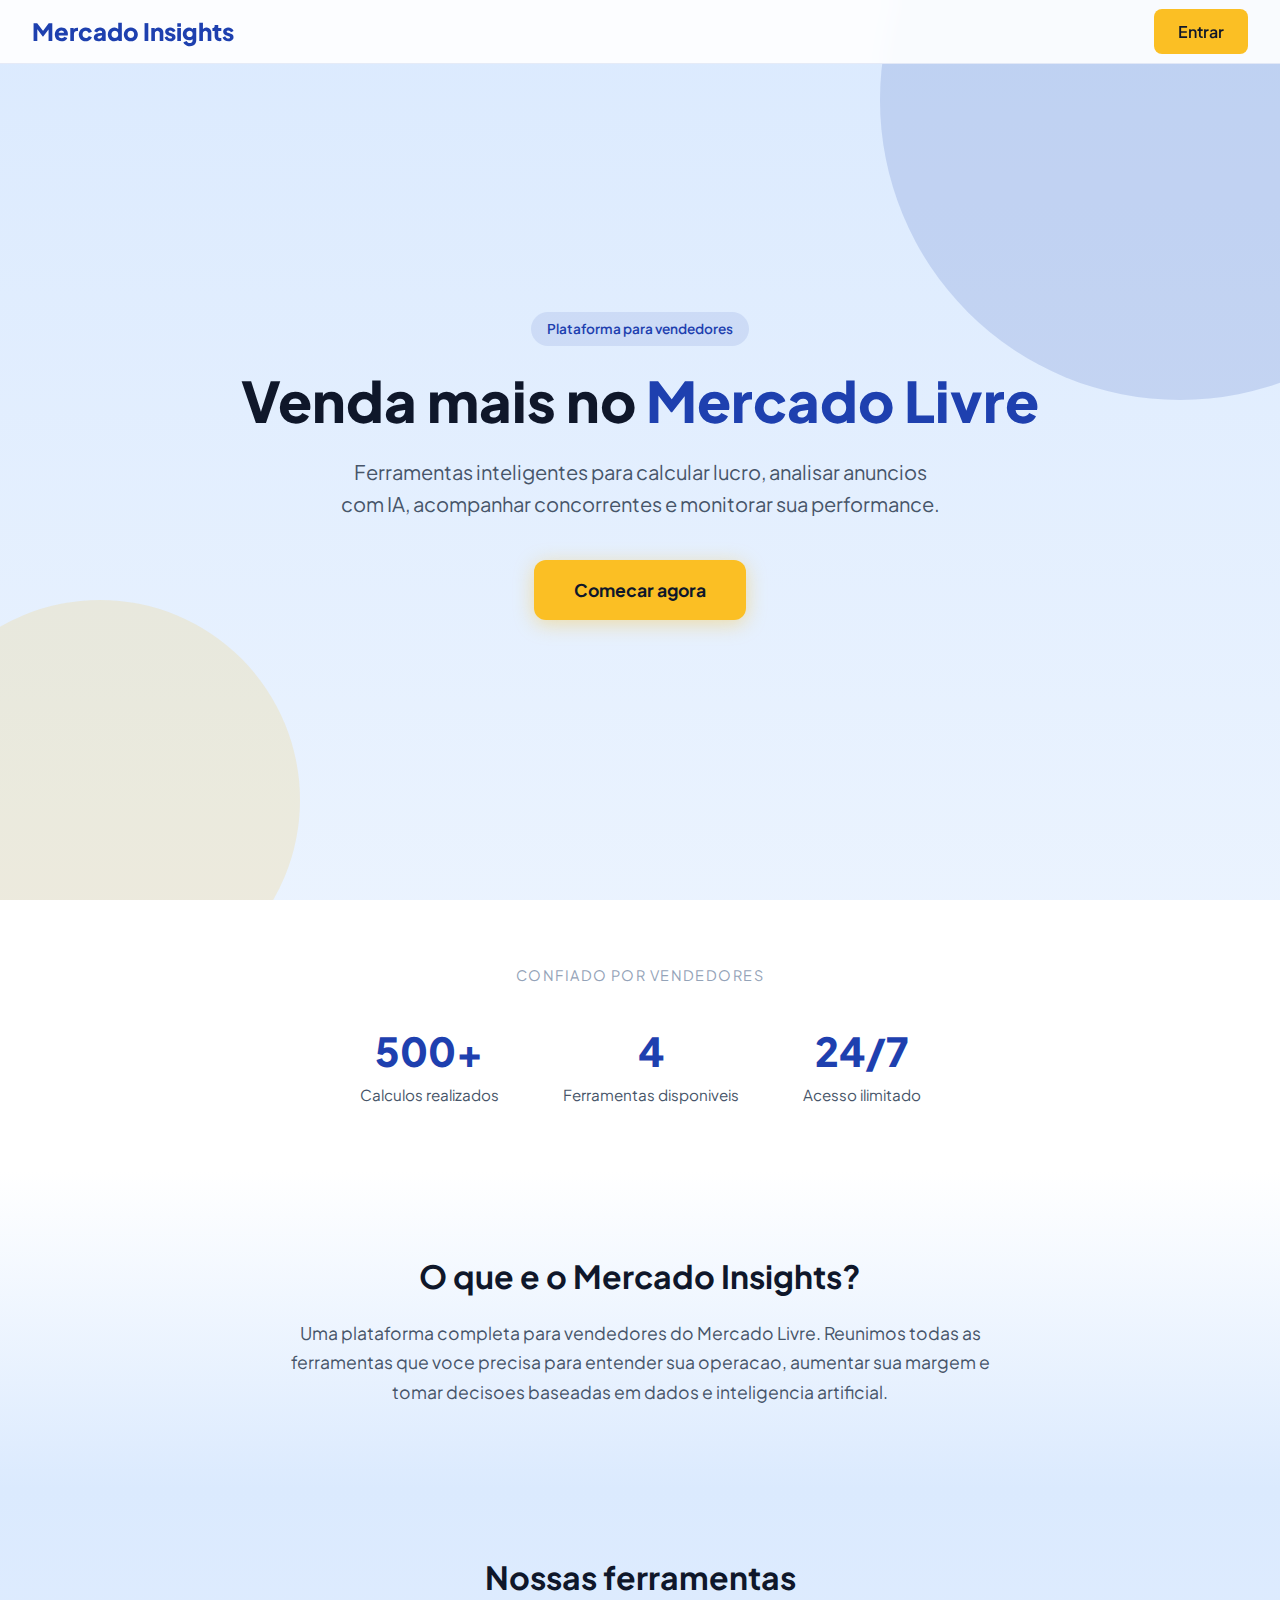
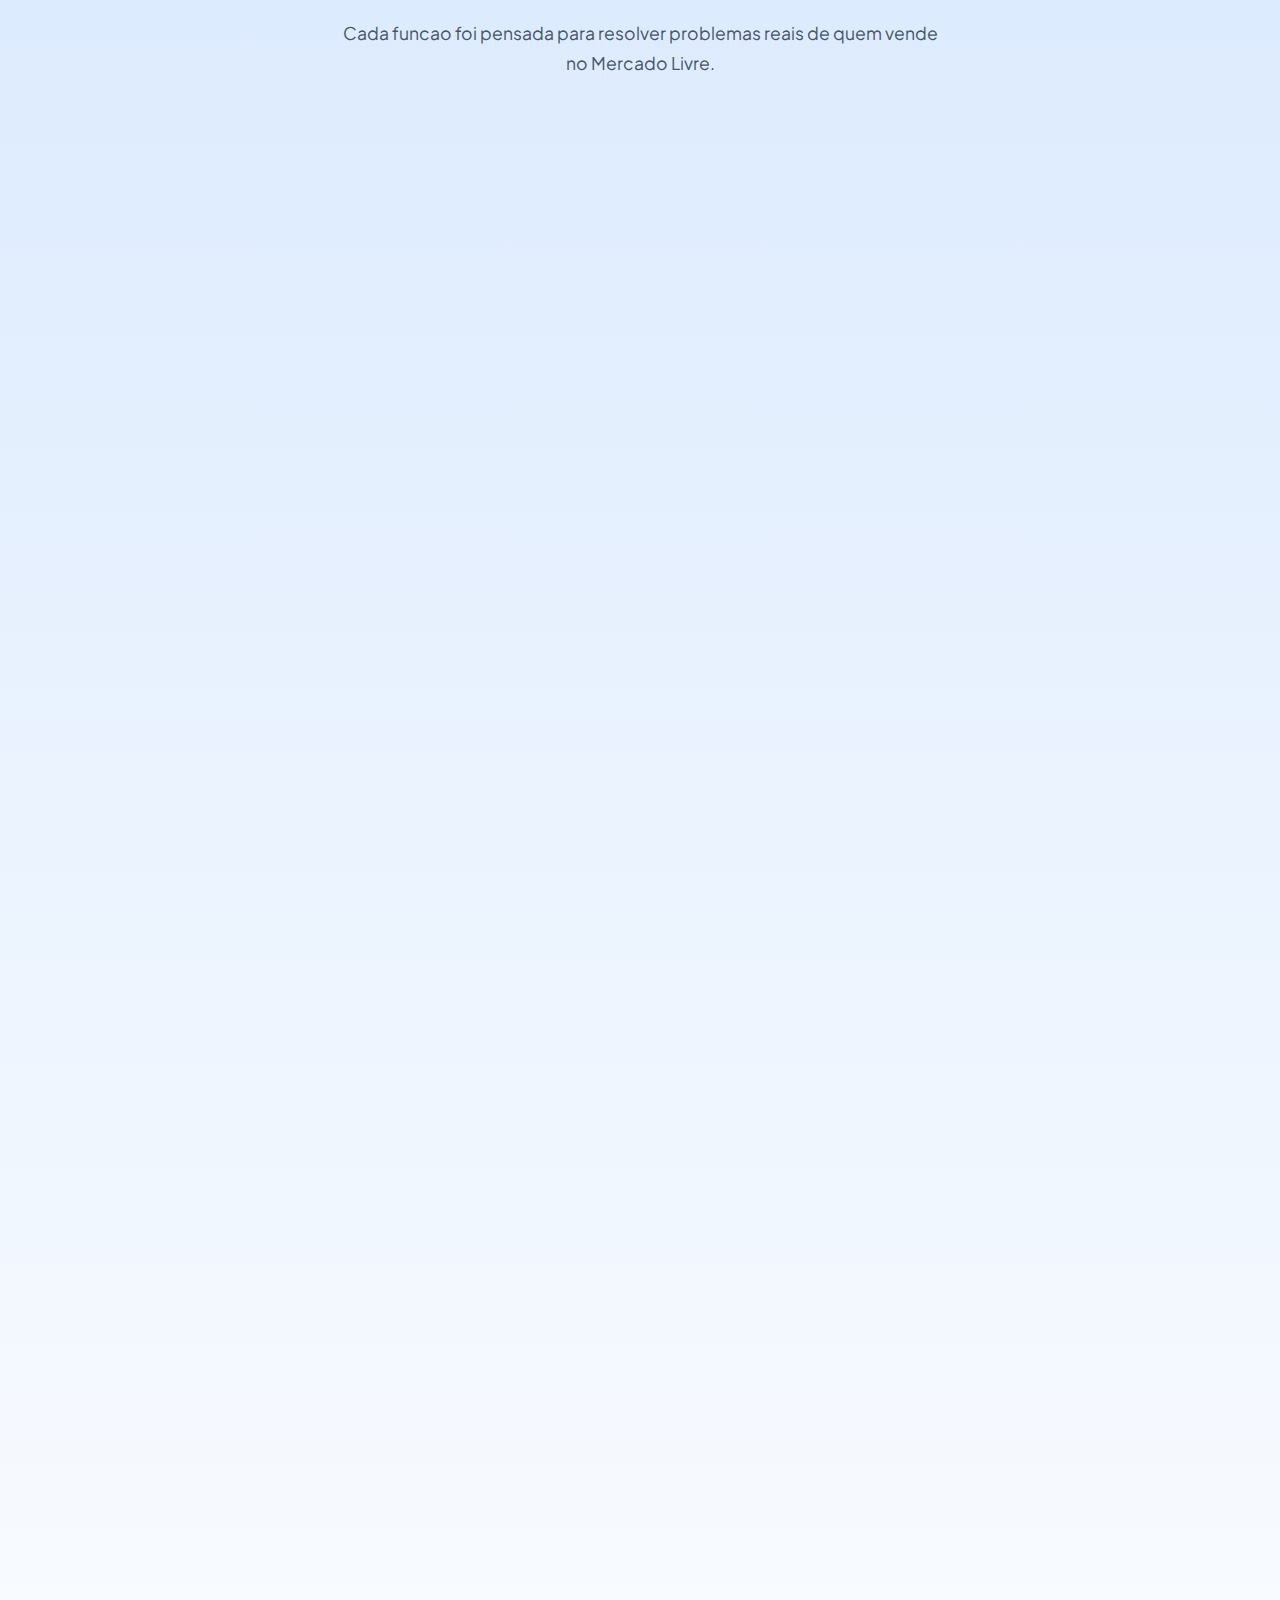
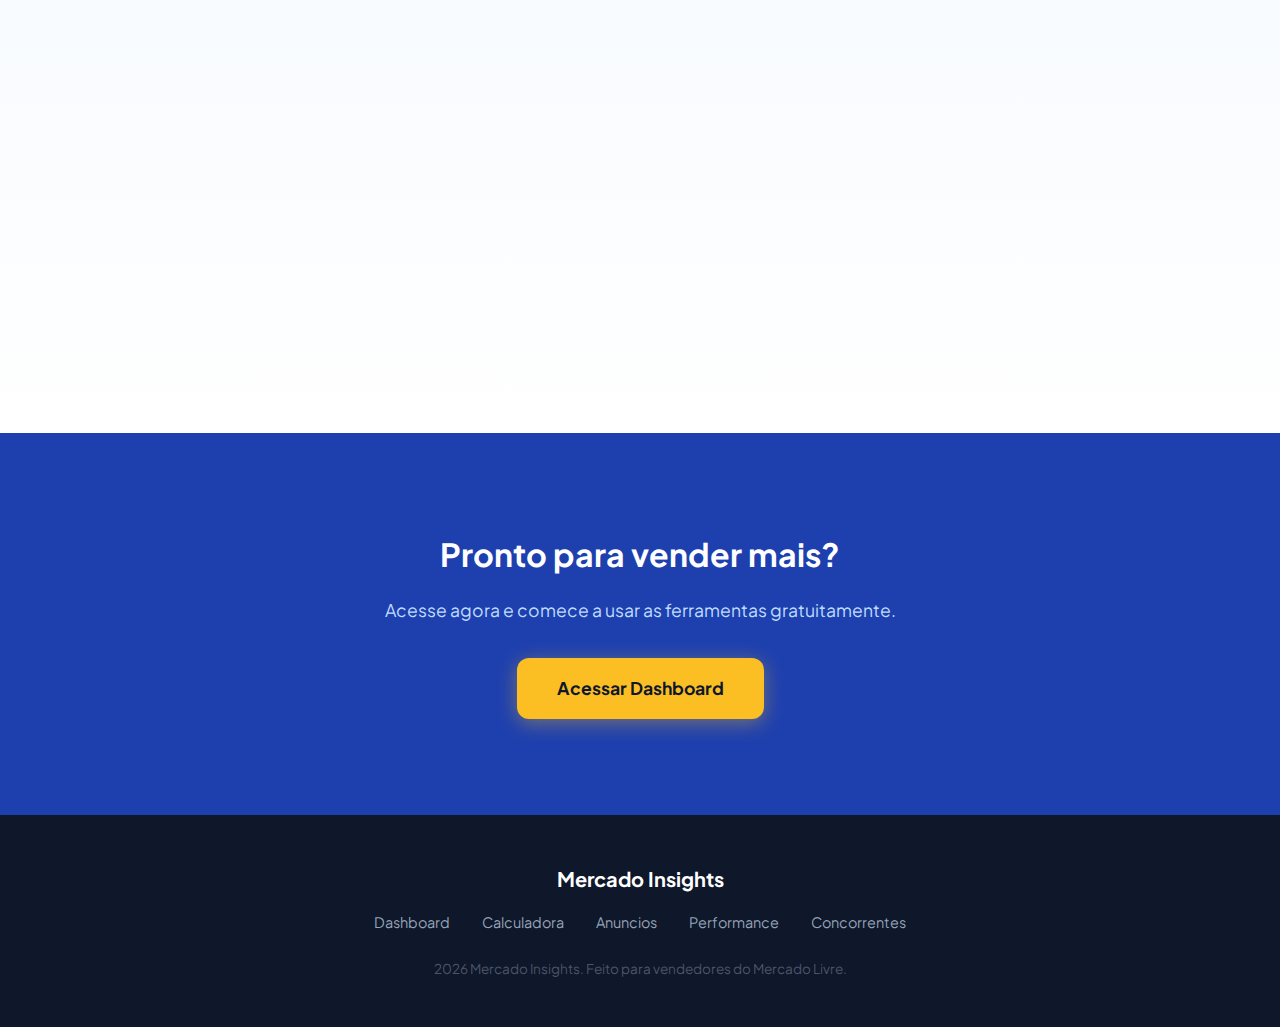
<file: frontend/index.html>
<!DOCTYPE html>
<html lang="pt-BR">
<head>
  <meta charset="UTF-8">
  <meta name="viewport" content="width=device-width, initial-scale=1.0">
  <link rel="icon" type="image/png" href="favicon.png">
  <title>Mercado Insights — Ferramentas para seu E-commerce</title>
  <link rel="preconnect" href="https://fonts.googleapis.com">
  <link rel="preconnect" href="https://fonts.gstatic.com" crossorigin>
  <link href="https://fonts.googleapis.com/css2?family=Plus+Jakarta+Sans:wght@400;500;600;700;800&display=swap" rel="stylesheet">
  <style>
    * { margin: 0; padding: 0; box-sizing: border-box; }

    :root {
      --blue-primary: #1e40af;
      --blue-dark: #1e3a8a;
      --blue-light: #dbeafe;
      --blue-sky: #bfdbfe;
      --yellow: #fbbf24;
      --yellow-hover: #f59e0b;
      --black: #0f172a;
      --gray: #475569;
      --gray-light: #94a3b8;
      --white: #ffffff;
    }

    html { scroll-behavior: smooth; }

    body {
      font-family: 'Plus Jakarta Sans', sans-serif;
      background: linear-gradient(180deg, var(--blue-light) 0%, var(--white) 50%);
      color: var(--black);
      line-height: 1.6;
      overflow-x: hidden;
    }

    /* ===================== NAVBAR ===================== */
    .navbar {
      position: fixed;
      top: 0;
      left: 0;
      right: 0;
      height: 64px;
      background: rgba(255,255,255,0.9);
      backdrop-filter: blur(10px);
      border-bottom: 1px solid rgba(30, 64, 175, 0.1);
      display: flex;
      align-items: center;
      justify-content: space-between;
      padding: 0 2rem;
      z-index: 1000;
    }

    .navbar-logo {
      font-size: 1.5rem;
      font-weight: 800;
      color: var(--blue-primary);
      text-decoration: none;
    }

    .navbar-cta {
      background: var(--yellow);
      color: var(--black);
      font-weight: 600;
      padding: 0.6rem 1.5rem;
      border-radius: 8px;
      text-decoration: none;
      transition: all 0.2s;
    }

    .navbar-cta:hover {
      background: var(--yellow-hover);
      transform: translateY(-1px);
    }

    /* ===================== HERO ===================== */
    .hero {
      min-height: 100vh;
      display: flex;
      flex-direction: column;
      align-items: center;
      justify-content: center;
      text-align: center;
      padding: 6rem 2rem 4rem;
      position: relative;
      overflow: hidden;
    }

    .hero-bg {
      position: absolute;
      top: 0;
      left: 0;
      right: 0;
      bottom: 0;
      pointer-events: none;
      z-index: 0;
    }

    .hero-circle {
      position: absolute;
      border-radius: 50%;
      opacity: 0.15;
    }

    .hero-circle-1 {
      width: 600px;
      height: 600px;
      background: var(--blue-primary);
      top: -200px;
      right: -200px;
    }

    .hero-circle-2 {
      width: 400px;
      height: 400px;
      background: var(--yellow);
      bottom: -100px;
      left: -100px;
    }

    .hero-content {
      position: relative;
      z-index: 1;
      max-width: 800px;
    }

    .hero-badge {
      display: inline-block;
      background: rgba(30, 64, 175, 0.1);
      color: var(--blue-primary);
      font-size: 0.85rem;
      font-weight: 600;
      padding: 0.4rem 1rem;
      border-radius: 20px;
      margin-bottom: 1.5rem;
    }

    .hero-title {
      font-size: 3.5rem;
      font-weight: 800;
      color: var(--black);
      margin-bottom: 1.5rem;
      line-height: 1.1;
    }

    .hero-title span {
      color: var(--blue-primary);
    }

    .hero-subtitle {
      font-size: 1.25rem;
      color: var(--gray);
      max-width: 600px;
      margin: 0 auto 2.5rem;
    }

    .hero-cta {
      display: inline-flex;
      align-items: center;
      gap: 0.5rem;
      background: var(--yellow);
      color: var(--black);
      font-weight: 700;
      font-size: 1.1rem;
      padding: 1rem 2.5rem;
      border-radius: 12px;
      text-decoration: none;
      transition: all 0.25s;
      box-shadow: 0 4px 20px rgba(251, 191, 36, 0.4);
    }

    .hero-cta:hover {
      background: var(--yellow-hover);
      transform: translateY(-3px);
      box-shadow: 0 8px 30px rgba(251, 191, 36, 0.5);
    }

    /* ===================== SOCIAL PROOF ===================== */
    .social-proof {
      padding: 4rem 2rem;
      text-align: center;
      background: var(--white);
    }

    .social-proof-label {
      font-size: 0.9rem;
      color: var(--gray-light);
      text-transform: uppercase;
      letter-spacing: 0.1em;
      margin-bottom: 2rem;
    }

    .stats {
      display: flex;
      justify-content: center;
      gap: 4rem;
      flex-wrap: wrap;
    }

    .stat {
      text-align: center;
    }

    .stat-number {
      font-size: 2.5rem;
      font-weight: 800;
      color: var(--blue-primary);
    }

    .stat-label {
      font-size: 0.95rem;
      color: var(--gray);
    }

    /* ===================== ABOUT ===================== */
    .about {
      padding: 5rem 2rem;
      text-align: center;
      background: linear-gradient(180deg, var(--white) 0%, var(--blue-light) 100%);
    }

    .about-content {
      max-width: 700px;
      margin: 0 auto;
    }

    .section-title {
      font-size: 2rem;
      font-weight: 700;
      color: var(--black);
      margin-bottom: 1rem;
    }

    .section-subtitle {
      font-size: 1.1rem;
      color: var(--gray);
      line-height: 1.7;
    }

    /* ===================== FEATURES ===================== */
    .features {
      padding: 4rem 2rem;
      background: linear-gradient(180deg, var(--blue-light) 0%, var(--white) 100%);
    }

    .features-header {
      text-align: center;
      margin-bottom: 4rem;
    }

    .feature-section {
      display: flex;
      align-items: center;
      gap: 4rem;
      max-width: 1100px;
      margin: 0 auto 5rem;
      padding: 0 1rem;
      opacity: 0;
      transform: translateY(40px);
      transition: all 0.6s ease-out;
    }

    .feature-section.visible {
      opacity: 1;
      transform: translateY(0);
    }

    .feature-section:nth-child(even) {
      flex-direction: row-reverse;
    }

    .feature-visual {
      flex: 1;
      min-width: 300px;
    }

    .feature-icon-box {
      width: 100%;
      aspect-ratio: 4/3;
      background: var(--white);
      border-radius: 16px;
      display: flex;
      align-items: center;
      justify-content: center;
      font-size: 5rem;
      box-shadow: 0 10px 40px rgba(30, 64, 175, 0.1);
      border: 1px solid rgba(30, 64, 175, 0.08);
    }

    .feature-text {
      flex: 1;
      min-width: 300px;
    }

    .feature-tag {
      display: inline-block;
      background: rgba(251, 191, 36, 0.2);
      color: var(--yellow-hover);
      font-size: 0.8rem;
      font-weight: 700;
      padding: 0.3rem 0.8rem;
      border-radius: 6px;
      margin-bottom: 1rem;
      text-transform: uppercase;
      letter-spacing: 0.05em;
    }

    .feature-title {
      font-size: 1.75rem;
      font-weight: 700;
      color: var(--black);
      margin-bottom: 1rem;
    }

    .feature-desc {
      font-size: 1rem;
      color: var(--gray);
      margin-bottom: 1.5rem;
      line-height: 1.7;
    }

    .feature-list {
      list-style: none;
    }

    .feature-list li {
      display: flex;
      align-items: center;
      gap: 0.75rem;
      margin-bottom: 0.75rem;
      color: var(--gray);
      font-size: 0.95rem;
    }

    .feature-list li::before {
      content: '';
      width: 20px;
      height: 20px;
      background: var(--blue-primary);
      border-radius: 50%;
      display: flex;
      align-items: center;
      justify-content: center;
      flex-shrink: 0;
    }

    /* ===================== CTA FINAL ===================== */
    .cta-section {
      padding: 6rem 2rem;
      text-align: center;
      background: var(--blue-primary);
      color: var(--white);
    }

    .cta-section .section-title {
      color: var(--white);
      margin-bottom: 1rem;
    }

    .cta-section .section-subtitle {
      color: var(--blue-sky);
      margin-bottom: 2rem;
    }

    .cta-section .hero-cta {
      background: var(--yellow);
      color: var(--black);
    }

    /* ===================== FOOTER ===================== */
    footer {
      padding: 3rem 2rem;
      background: var(--black);
      color: var(--gray-light);
      text-align: center;
    }

    .footer-logo {
      font-size: 1.25rem;
      font-weight: 700;
      color: var(--white);
      margin-bottom: 1rem;
    }

    .footer-links {
      display: flex;
      justify-content: center;
      gap: 2rem;
      margin-bottom: 1.5rem;
      flex-wrap: wrap;
    }

    .footer-links a {
      color: var(--gray-light);
      text-decoration: none;
      font-size: 0.9rem;
      transition: color 0.2s;
    }

    .footer-links a:hover {
      color: var(--yellow);
    }

    .footer-copy {
      font-size: 0.85rem;
      color: var(--gray);
    }

    /* ===================== ANIMATIONS ===================== */
    @keyframes float {
      0%, 100% { transform: translateY(0); }
      50% { transform: translateY(-20px); }
    }

    .hero-circle-1 { animation: float 8s ease-in-out infinite; }
    .hero-circle-2 { animation: float 6s ease-in-out infinite reverse; }

    /* ===================== RESPONSIVE ===================== */
    @media (max-width: 768px) {
      .hero-title { font-size: 2.25rem; }
      .feature-section, .feature-section:nth-child(even) {
        flex-direction: column;
        text-align: center;
      }
      .stats { gap: 2rem; }
      .navbar { padding: 0 1rem; }
    }
  </style>
</head>
<body>

  <!-- NAVBAR -->
  <nav class="navbar">
    <a href="index.html" class="navbar-logo">Mercado Insights</a>
    <a href="dashboard.html" class="navbar-cta">Entrar</a>
  </nav>

  <!-- HERO -->
  <section class="hero">
    <div class="hero-bg">
      <div class="hero-circle hero-circle-1"></div>
      <div class="hero-circle hero-circle-2"></div>
    </div>
    <div class="hero-content">
      <span class="hero-badge">Plataforma para vendedores</span>
      <h1 class="hero-title">Venda mais no <span>Mercado Livre</span></h1>
      <p class="hero-subtitle">
        Ferramentas inteligentes para calcular lucro, analisar anuncios com IA, acompanhar concorrentes e monitorar sua performance.
      </p>
      <a href="dashboard.html" class="hero-cta">Comecar agora</a>
    </div>
  </section>

  <!-- SOCIAL PROOF -->
  <section class="social-proof">
    <p class="social-proof-label">Confiado por vendedores</p>
    <div class="stats">
      <div class="stat">
        <div class="stat-number">500+</div>
        <div class="stat-label">Calculos realizados</div>
      </div>
      <div class="stat">
        <div class="stat-number">4</div>
        <div class="stat-label">Ferramentas disponiveis</div>
      </div>
      <div class="stat">
        <div class="stat-number">24/7</div>
        <div class="stat-label">Acesso ilimitado</div>
      </div>
    </div>
  </section>

  <!-- ABOUT -->
  <section class="about">
    <div class="about-content">
      <h2 class="section-title">O que e o Mercado Insights?</h2>
      <p class="section-subtitle">
        Uma plataforma completa para vendedores do Mercado Livre. Reunimos todas as ferramentas que voce precisa para entender sua operacao, aumentar sua margem e tomar decisoes baseadas em dados e inteligencia artificial.
      </p>
    </div>
  </section>

  <!-- FEATURES -->
  <section class="features">
    <div class="features-header">
      <h2 class="section-title">Nossas ferramentas</h2>
      <p class="section-subtitle" style="max-width: 600px; margin: 0 auto;">Cada funcao foi pensada para resolver problemas reais de quem vende no Mercado Livre.</p>
    </div>

    <!-- Feature 1 -->
    <div class="feature-section">
      <div class="feature-visual">
        <div class="feature-icon-box">🧮</div>
      </div>
      <div class="feature-text">
        <span class="feature-tag">Lucratividade</span>
        <h3 class="feature-title">Calculadora de Lucro</h3>
        <p class="feature-desc">
          Descubra quanto realmente sobra em cada venda. Considere custo do produto, taxa do Mercado Livre, frete e impostos para saber sua margem real.
        </p>
        <ul class="feature-list">
          <li>Calculo instantaneo de lucro e margem</li>
          <li>Considera todas as taxas do ML</li>
          <li>Aceita valores com virgula ou ponto</li>
        </ul>
      </div>
    </div>

    <!-- Feature 2 -->
    <div class="feature-section">
      <div class="feature-visual">
        <div class="feature-icon-box">📦</div>
      </div>
      <div class="feature-text">
        <span class="feature-tag">Inteligencia Artificial</span>
        <h3 class="feature-title">Analise de Anuncios</h3>
        <p class="feature-desc">
          Visualize todos os seus anuncios em um so lugar e peca uma analise detalhada da descricao com inteligencia artificial.
        </p>
        <ul class="feature-list">
          <li>Lista completa dos seus anuncios</li>
          <li>Analise de descricao com IA</li>
          <li>Sugestoes de melhoria automaticas</li>
        </ul>
      </div>
    </div>

    <!-- Feature 3 -->
    <div class="feature-section">
      <div class="feature-visual">
        <div class="feature-icon-box">📈</div>
      </div>
      <div class="feature-text">
        <span class="feature-tag">Metricas</span>
        <h3 class="feature-title">Performance da Conta</h3>
        <p class="feature-desc">
          Acompanhe a evolucao das suas vendas, visualizacoes e taxa de conversao. Entenda o que esta funcionando e onde melhorar.
        </p>
        <ul class="feature-list">
          <li>Graficos de vendas e visualizacoes</li>
          <li>Taxa de conversao por anuncio</li>
          <li>Ranking dos mais vendidos</li>
        </ul>
      </div>
    </div>

    <!-- Feature 4 -->
    <div class="feature-section">
      <div class="feature-visual">
        <div class="feature-icon-box">🔍</div>
      </div>
      <div class="feature-text">
        <span class="feature-tag">Mercado</span>
        <h3 class="feature-title">Analise de Concorrentes</h3>
        <p class="feature-desc">
          Monitore anuncios concorrentes, compare precos, vendas e posicionamento. Receba insights de IA sobre como se destacar.
        </p>
        <ul class="feature-list">
          <li>Busca e monitoramento de concorrentes</li>
          <li>Comparativo de preco e vendas</li>
          <li>Insights de IA sobre o mercado</li>
        </ul>
      </div>
    </div>
  </section>

  <!-- CTA FINAL -->
  <section class="cta-section">
    <h2 class="section-title">Pronto para vender mais?</h2>
    <p class="section-subtitle">Acesse agora e comece a usar as ferramentas gratuitamente.</p>
    <a href="dashboard.html" class="hero-cta">Acessar Dashboard</a>
  </section>

  <!-- FOOTER -->
  <footer>
    <div class="footer-logo">Mercado Insights</div>
    <div class="footer-links">
      <a href="dashboard.html">Dashboard</a>
      <a href="calculator.html">Calculadora</a>
      <a href="anuncios.html">Anuncios</a>
      <a href="performance.html">Performance</a>
      <a href="concorrentes.html">Concorrentes</a>
    </div>
    <p class="footer-copy">2026 Mercado Insights. Feito para vendedores do Mercado Livre.</p>
  </footer>

  <!-- SCROLL ANIMATION -->
  <script>
    // Parallax no hero
    window.addEventListener('scroll', () => {
      const scrollY = window.scrollY;
      const circles = document.querySelectorAll('.hero-circle');
      circles[0].style.transform = `translateY(${scrollY * 0.3}px)`;
      circles[1].style.transform = `translateY(${scrollY * -0.2}px)`;
    });

    // Fade-in das features
    const observer = new IntersectionObserver((entries) => {
      entries.forEach(entry => {
        if (entry.isIntersecting) {
          entry.target.classList.add('visible');
        }
      });
    }, { threshold: 0.15 });

    document.querySelectorAll('.feature-section').forEach(el => observer.observe(el));
  </script>

</body>
</html>
</file>
